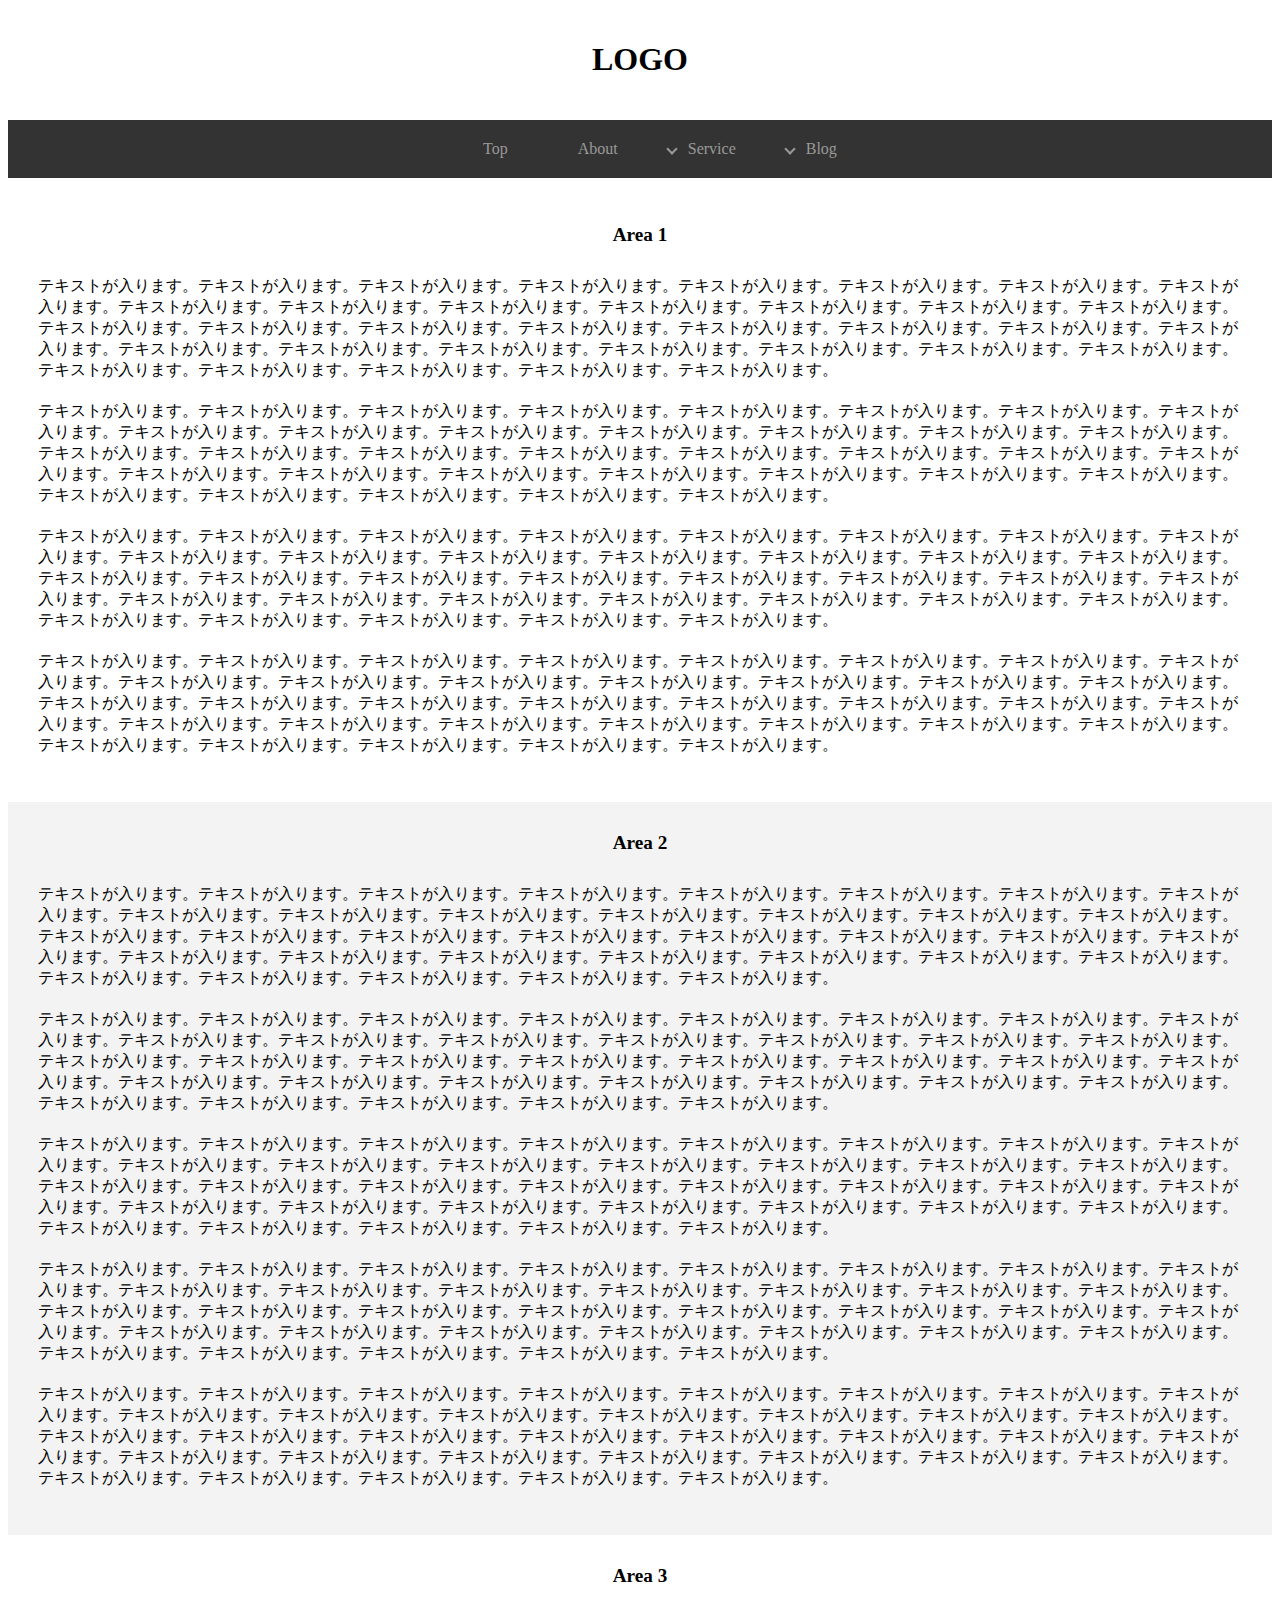
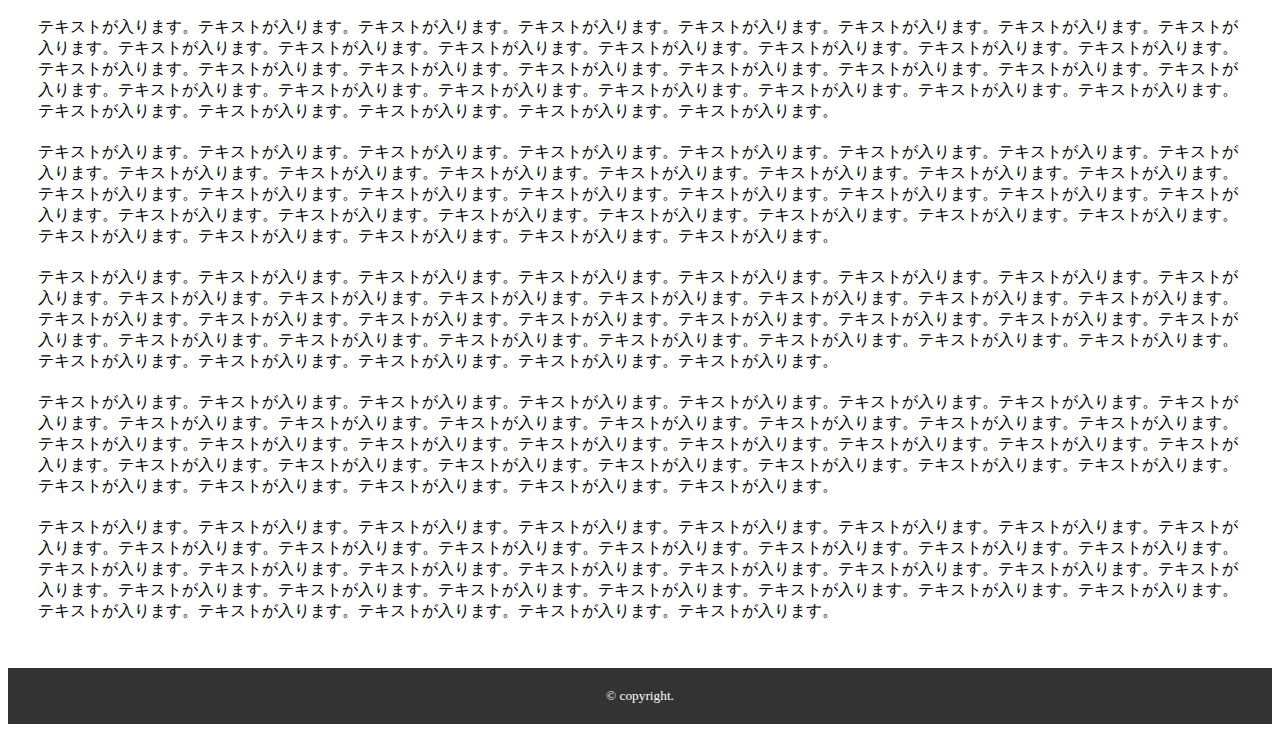
<file: dropdown_menu/index.html>
<!DOCTYPE html>
<html lang="ja">
<head>
  <meta charset="UTF-8">
  <meta name="viewport" content="width=device-width, initial-scale=1.0">
  <title>5-1-1 ドロップダウンメニュー（上）</title>
  <meta name="description" content="サンプルサイトです">
  <link rel="stylesheet" href="style.css">
</head>

<body>
  <header id="header">
    <h1>Logo</h1>

    <nav>
      <ul>
        <li><a href="#">Top</a></li>
        <li><a href="#">About</a></li>
        <li class="has-child"><a href="#">Service</a>
          <ul>
            <li><a href="#">Service Top</a></li>
            <li><a href="#">Service-1</a></li>
            <li class="has-child"><a href="#">Service-2</a>
              <ul>
                <li><a href="#">Service-2 Top</a></li>
                <li><a href="#">Service-2-1</a></li>
                <li><a href="#">Service-2-2</a></li>
                <li><a href="#">Service-2-3</a></li>
                <li><a href="#">Service-2-4</a></li>
              </ul>
            </li>
            <li><a href="#">Service-3</a></li>
          </ul>
        </li>
        <li class="has-child"><a href="#">Blog</a>
          <ul>
            <li><a href="#">Blog Top</a></li>
            <li><a href="#">Blog-1</a></li>
            <li><a href="#">Blog-2</a></li>
            <li><a href="#">Blog-3</a></li>
            <li><a href="#">Blog-4</a></li>
          </ul>
        </li>
      </ul>
    </nav>
  </header>  

  <main>
    <section id="area-1">
      <h2>Area 1</h2>
      <p>テキストが入ります。テキストが入ります。テキストが入ります。テキストが入ります。テキストが入ります。テキストが入ります。テキストが入ります。テキストが入ります。テキストが入ります。テキストが入ります。テキストが入ります。テキストが入ります。テキストが入ります。テキストが入ります。テキストが入ります。テキストが入ります。テキストが入ります。テキストが入ります。テキストが入ります。テキストが入ります。テキストが入ります。テキストが入ります。テキストが入ります。テキストが入ります。テキストが入ります。テキストが入ります。テキストが入ります。テキストが入ります。テキストが入ります。テキストが入ります。テキストが入ります。テキストが入ります。テキストが入ります。テキストが入ります。テキストが入ります。</p>
      <p>テキストが入ります。テキストが入ります。テキストが入ります。テキストが入ります。テキストが入ります。テキストが入ります。テキストが入ります。テキストが入ります。テキストが入ります。テキストが入ります。テキストが入ります。テキストが入ります。テキストが入ります。テキストが入ります。テキストが入ります。テキストが入ります。テキストが入ります。テキストが入ります。テキストが入ります。テキストが入ります。テキストが入ります。テキストが入ります。テキストが入ります。テキストが入ります。テキストが入ります。テキストが入ります。テキストが入ります。テキストが入ります。テキストが入ります。テキストが入ります。テキストが入ります。テキストが入ります。テキストが入ります。テキストが入ります。テキストが入ります。</p>
      <p>テキストが入ります。テキストが入ります。テキストが入ります。テキストが入ります。テキストが入ります。テキストが入ります。テキストが入ります。テキストが入ります。テキストが入ります。テキストが入ります。テキストが入ります。テキストが入ります。テキストが入ります。テキストが入ります。テキストが入ります。テキストが入ります。テキストが入ります。テキストが入ります。テキストが入ります。テキストが入ります。テキストが入ります。テキストが入ります。テキストが入ります。テキストが入ります。テキストが入ります。テキストが入ります。テキストが入ります。テキストが入ります。テキストが入ります。テキストが入ります。テキストが入ります。テキストが入ります。テキストが入ります。テキストが入ります。テキストが入ります。</p>
      <p>テキストが入ります。テキストが入ります。テキストが入ります。テキストが入ります。テキストが入ります。テキストが入ります。テキストが入ります。テキストが入ります。テキストが入ります。テキストが入ります。テキストが入ります。テキストが入ります。テキストが入ります。テキストが入ります。テキストが入ります。テキストが入ります。テキストが入ります。テキストが入ります。テキストが入ります。テキストが入ります。テキストが入ります。テキストが入ります。テキストが入ります。テキストが入ります。テキストが入ります。テキストが入ります。テキストが入ります。テキストが入ります。テキストが入ります。テキストが入ります。テキストが入ります。テキストが入ります。テキストが入ります。テキストが入ります。テキストが入ります。</p>
    </section>

    <section id="area-2">
      <h2>Area 2</h2>
      <p>テキストが入ります。テキストが入ります。テキストが入ります。テキストが入ります。テキストが入ります。テキストが入ります。テキストが入ります。テキストが入ります。テキストが入ります。テキストが入ります。テキストが入ります。テキストが入ります。テキストが入ります。テキストが入ります。テキストが入ります。テキストが入ります。テキストが入ります。テキストが入ります。テキストが入ります。テキストが入ります。テキストが入ります。テキストが入ります。テキストが入ります。テキストが入ります。テキストが入ります。テキストが入ります。テキストが入ります。テキストが入ります。テキストが入ります。テキストが入ります。テキストが入ります。テキストが入ります。テキストが入ります。テキストが入ります。テキストが入ります。</p>
      <p>テキストが入ります。テキストが入ります。テキストが入ります。テキストが入ります。テキストが入ります。テキストが入ります。テキストが入ります。テキストが入ります。テキストが入ります。テキストが入ります。テキストが入ります。テキストが入ります。テキストが入ります。テキストが入ります。テキストが入ります。テキストが入ります。テキストが入ります。テキストが入ります。テキストが入ります。テキストが入ります。テキストが入ります。テキストが入ります。テキストが入ります。テキストが入ります。テキストが入ります。テキストが入ります。テキストが入ります。テキストが入ります。テキストが入ります。テキストが入ります。テキストが入ります。テキストが入ります。テキストが入ります。テキストが入ります。テキストが入ります。</p>
      <p>テキストが入ります。テキストが入ります。テキストが入ります。テキストが入ります。テキストが入ります。テキストが入ります。テキストが入ります。テキストが入ります。テキストが入ります。テキストが入ります。テキストが入ります。テキストが入ります。テキストが入ります。テキストが入ります。テキストが入ります。テキストが入ります。テキストが入ります。テキストが入ります。テキストが入ります。テキストが入ります。テキストが入ります。テキストが入ります。テキストが入ります。テキストが入ります。テキストが入ります。テキストが入ります。テキストが入ります。テキストが入ります。テキストが入ります。テキストが入ります。テキストが入ります。テキストが入ります。テキストが入ります。テキストが入ります。テキストが入ります。</p>
      <p>テキストが入ります。テキストが入ります。テキストが入ります。テキストが入ります。テキストが入ります。テキストが入ります。テキストが入ります。テキストが入ります。テキストが入ります。テキストが入ります。テキストが入ります。テキストが入ります。テキストが入ります。テキストが入ります。テキストが入ります。テキストが入ります。テキストが入ります。テキストが入ります。テキストが入ります。テキストが入ります。テキストが入ります。テキストが入ります。テキストが入ります。テキストが入ります。テキストが入ります。テキストが入ります。テキストが入ります。テキストが入ります。テキストが入ります。テキストが入ります。テキストが入ります。テキストが入ります。テキストが入ります。テキストが入ります。テキストが入ります。</p>
      <p>テキストが入ります。テキストが入ります。テキストが入ります。テキストが入ります。テキストが入ります。テキストが入ります。テキストが入ります。テキストが入ります。テキストが入ります。テキストが入ります。テキストが入ります。テキストが入ります。テキストが入ります。テキストが入ります。テキストが入ります。テキストが入ります。テキストが入ります。テキストが入ります。テキストが入ります。テキストが入ります。テキストが入ります。テキストが入ります。テキストが入ります。テキストが入ります。テキストが入ります。テキストが入ります。テキストが入ります。テキストが入ります。テキストが入ります。テキストが入ります。テキストが入ります。テキストが入ります。テキストが入ります。テキストが入ります。テキストが入ります。</p>
    </section>

    <section id="area-3">
      <h2>Area 3</h2>
      <p>テキストが入ります。テキストが入ります。テキストが入ります。テキストが入ります。テキストが入ります。テキストが入ります。テキストが入ります。テキストが入ります。テキストが入ります。テキストが入ります。テキストが入ります。テキストが入ります。テキストが入ります。テキストが入ります。テキストが入ります。テキストが入ります。テキストが入ります。テキストが入ります。テキストが入ります。テキストが入ります。テキストが入ります。テキストが入ります。テキストが入ります。テキストが入ります。テキストが入ります。テキストが入ります。テキストが入ります。テキストが入ります。テキストが入ります。テキストが入ります。テキストが入ります。テキストが入ります。テキストが入ります。テキストが入ります。テキストが入ります。</p>
      <p>テキストが入ります。テキストが入ります。テキストが入ります。テキストが入ります。テキストが入ります。テキストが入ります。テキストが入ります。テキストが入ります。テキストが入ります。テキストが入ります。テキストが入ります。テキストが入ります。テキストが入ります。テキストが入ります。テキストが入ります。テキストが入ります。テキストが入ります。テキストが入ります。テキストが入ります。テキストが入ります。テキストが入ります。テキストが入ります。テキストが入ります。テキストが入ります。テキストが入ります。テキストが入ります。テキストが入ります。テキストが入ります。テキストが入ります。テキストが入ります。テキストが入ります。テキストが入ります。テキストが入ります。テキストが入ります。テキストが入ります。</p>
      <p>テキストが入ります。テキストが入ります。テキストが入ります。テキストが入ります。テキストが入ります。テキストが入ります。テキストが入ります。テキストが入ります。テキストが入ります。テキストが入ります。テキストが入ります。テキストが入ります。テキストが入ります。テキストが入ります。テキストが入ります。テキストが入ります。テキストが入ります。テキストが入ります。テキストが入ります。テキストが入ります。テキストが入ります。テキストが入ります。テキストが入ります。テキストが入ります。テキストが入ります。テキストが入ります。テキストが入ります。テキストが入ります。テキストが入ります。テキストが入ります。テキストが入ります。テキストが入ります。テキストが入ります。テキストが入ります。テキストが入ります。</p>
      <p>テキストが入ります。テキストが入ります。テキストが入ります。テキストが入ります。テキストが入ります。テキストが入ります。テキストが入ります。テキストが入ります。テキストが入ります。テキストが入ります。テキストが入ります。テキストが入ります。テキストが入ります。テキストが入ります。テキストが入ります。テキストが入ります。テキストが入ります。テキストが入ります。テキストが入ります。テキストが入ります。テキストが入ります。テキストが入ります。テキストが入ります。テキストが入ります。テキストが入ります。テキストが入ります。テキストが入ります。テキストが入ります。テキストが入ります。テキストが入ります。テキストが入ります。テキストが入ります。テキストが入ります。テキストが入ります。テキストが入ります。</p>
      <p>テキストが入ります。テキストが入ります。テキストが入ります。テキストが入ります。テキストが入ります。テキストが入ります。テキストが入ります。テキストが入ります。テキストが入ります。テキストが入ります。テキストが入ります。テキストが入ります。テキストが入ります。テキストが入ります。テキストが入ります。テキストが入ります。テキストが入ります。テキストが入ります。テキストが入ります。テキストが入ります。テキストが入ります。テキストが入ります。テキストが入ります。テキストが入ります。テキストが入ります。テキストが入ります。テキストが入ります。テキストが入ります。テキストが入ります。テキストが入ります。テキストが入ります。テキストが入ります。テキストが入ります。テキストが入ります。テキストが入ります。</p>
    </section>
  </main>

  <footer id="footer">
    <small>&copy; copyright.</small>
  </footer>

  <script src="https://code.jquery.com/jquery-3.7.1.min.js" integrity="sha256-/JqT3SQfawRcv/BIHPThkBvs0OEvtFFmqPF/lYI/Cxo=" crossorigin="anonymous"></script>
  <script src="script.js"></script>
</body>
</html>
</file>
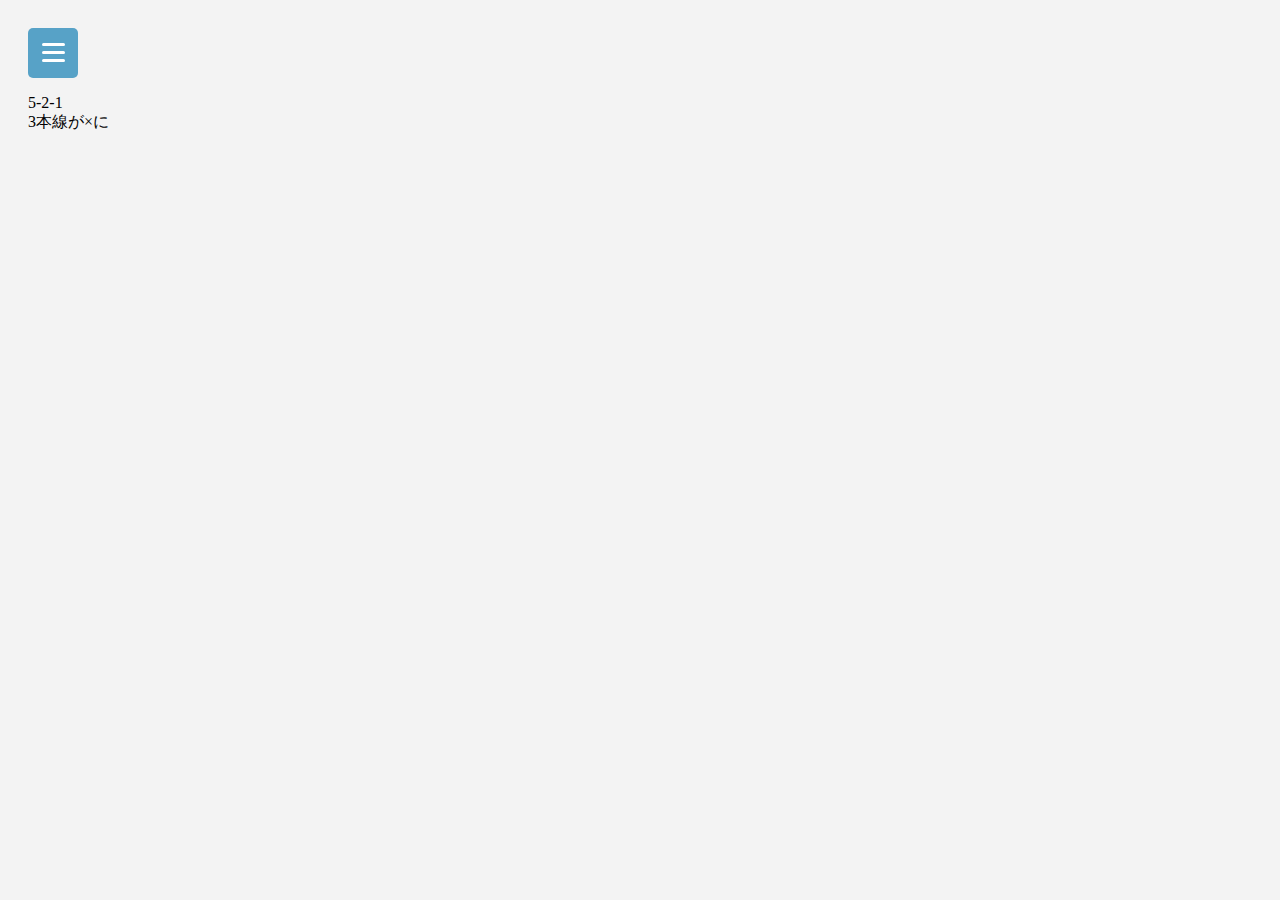
<file: hamburger_menu/index.html>
<!DOCTYPE html>
<html lang="ja">
<head>
  <meta charset="UTF-8">
  <meta name="viewport" content="width=device-width, initial-scale=1.0">
  <title>5-2-1 3本線が×に</title>
  <meta name="description" content="書籍「動くwebデザインアイディア帳」のサンプル">
  <link rel="stylesheet" href="style.css">
</head>

<body>
  <div class="openbtn"><span></span><span></span><span></span></div>
  <p class="lead">5-2-1<br>3本線が×に</p>
  
  <script src="https://code.jquery.com/jquery-3.7.1.min.js" integrity="sha256-/JqT3SQfawRcv/BIHPThkBvs0OEvtFFmqPF/lYI/Cxo=" crossorigin="anonymous"></script>
  <script src="script.js"></script>
</body>
</html>
</file>
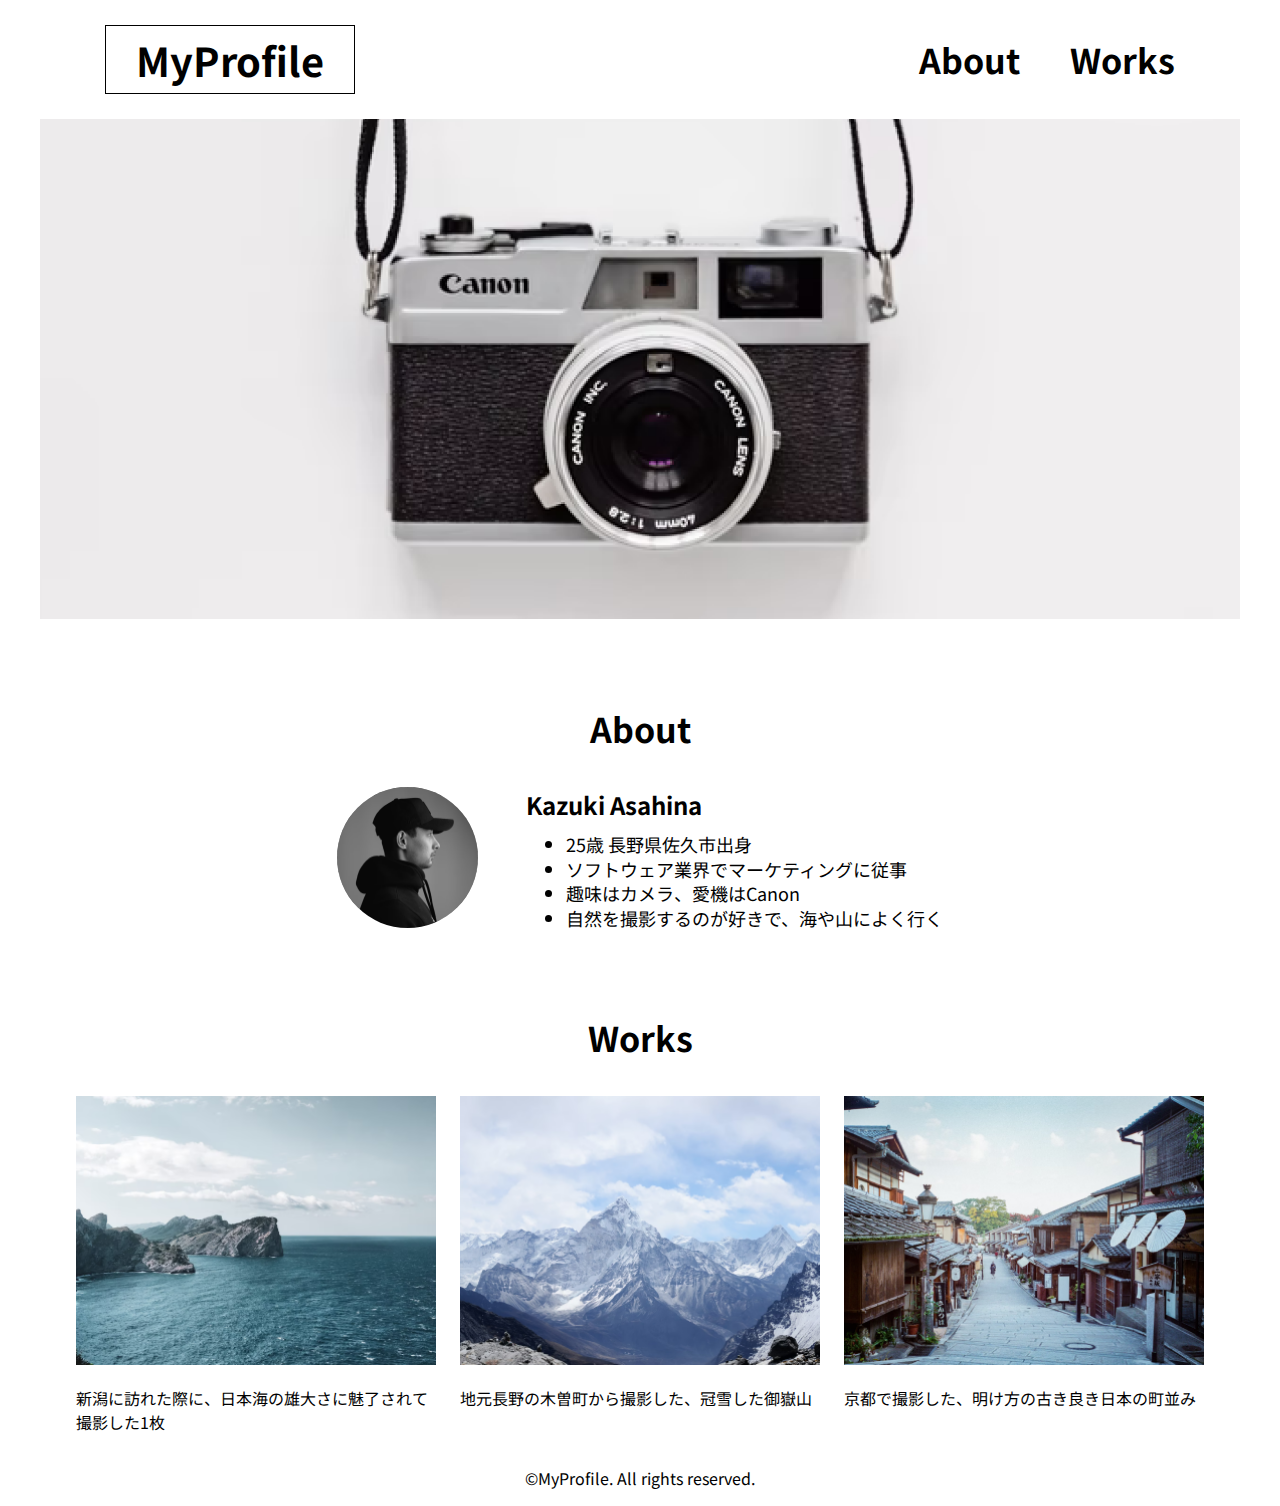
<file: profile/index.html>
<!DOCTYPE html>
<html lang="ja">
<head>
  <meta name="description" content="テキストテキスト">
  <meta charset="UTF-8">
  <meta name="viewport" content="width=device-width, initial-scale=1.0">
  <title>Kazuki Asahina</title>
  <link rel="stylesheet" href="style.css">
  <link rel="preconnect" href="https://fonts.googleapis.com">
  <link rel="preconnect" href="https://fonts.gstatic.com" crossorigin>
  <link href="https://fonts.googleapis.com/css2?family=Noto+Sans+JP&display=swap" rel="stylesheet">
</head>

<body>
  <header>
    <h3>MyProfile</h3>
    <nav id="nav-flex">
      <a href="index.html#about">About</a>
      <a href="index.html#works">Works</a>
    </nav>
  </header>
  
  <main>
    <article>
      <!-- メインビジュアル -->
      <div id="main-visual">
        <img src="images/main.png" alt="メインビジュアル">
      </div>

      <!-- 自己紹介 -->
      <div id="about">
        <h3>About</h3>
        <div id="about-flex">
          <div class="about-photo">
            <img class="about-photo" src="images/about.png" alt="プロフィール画像">
          </div>

          <div id="about-contents">
            <p>Kazuki Asahina</p>
            <ul class="ul-text">
              <li>25歳 長野県佐久市出身</li>
              <li>ソフトウェア業界でマーケティングに従事</li>
              <li>趣味はカメラ、愛機はCanon</li>
              <li>自然を撮影するのが好きで、海や山によく行く</li>
            </ul>
          </div>
        </div>
      </div>

      <!-- 作品 -->
      <div id="works">
        <h3>Works</h3>
        <div id="works-flex">
          <div>
            <img class="works-photo" src="images/works1.png" alt="新潟で見る日本海">
            <p class="works-text">
              新潟に訪れた際に、日本海の雄大さに魅了されて撮影した1枚
            </p>
          </div>

          <div>
            <img class="works-photo" src="images/works2.png" alt="冠雪した御嶽山">
            <p class="works-text">
              地元長野の木曽町から撮影した、冠雪した御嶽山
            </p>
          </div>

          <div>
            <img class="works-photo" src="images/works3.png" alt="京都の町並み">
            <p class="works-text">
              京都で撮影した、明け方の古き良き日本の町並み
            </p>
          </div>
        </div>
      </div>
    </article>
  </main>

  <footer>
    <p>&copy;MyProfile. All rights reserved.</p>
  </footer>
</body>
</html>
</file>
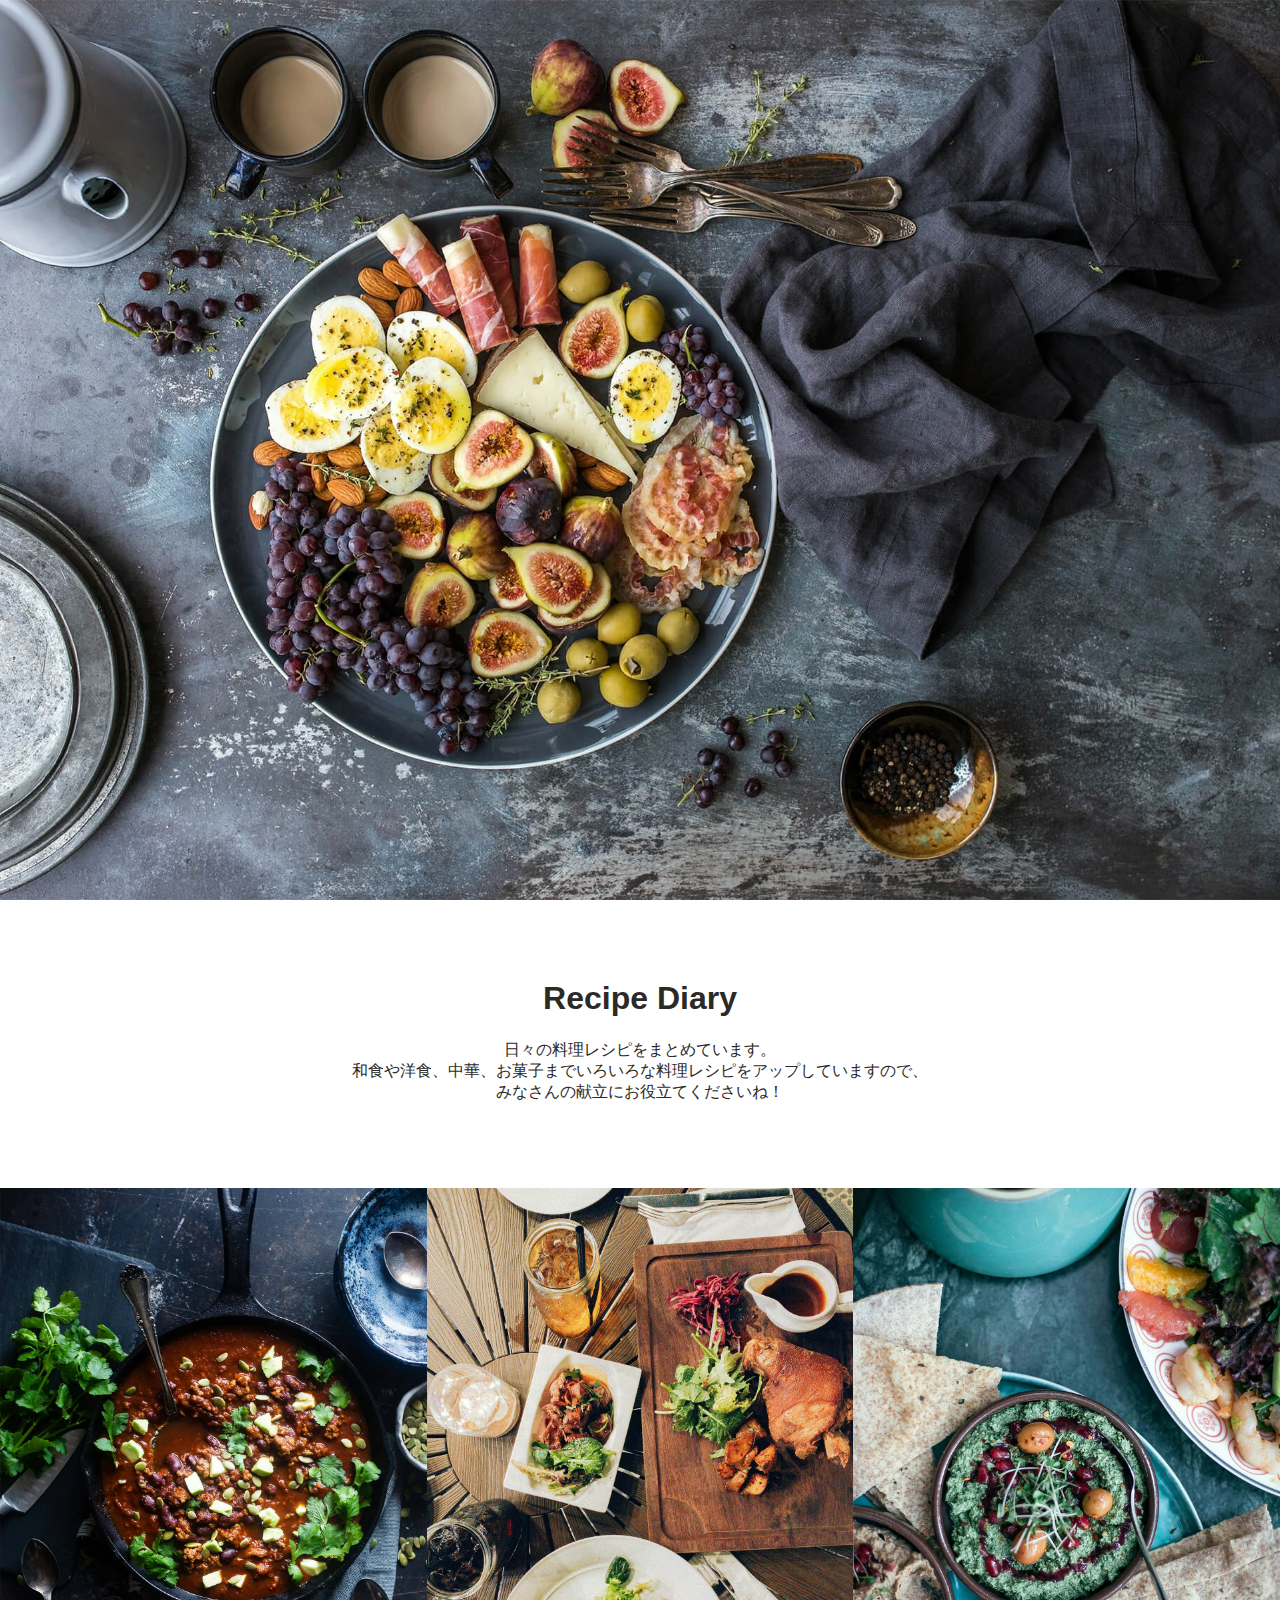
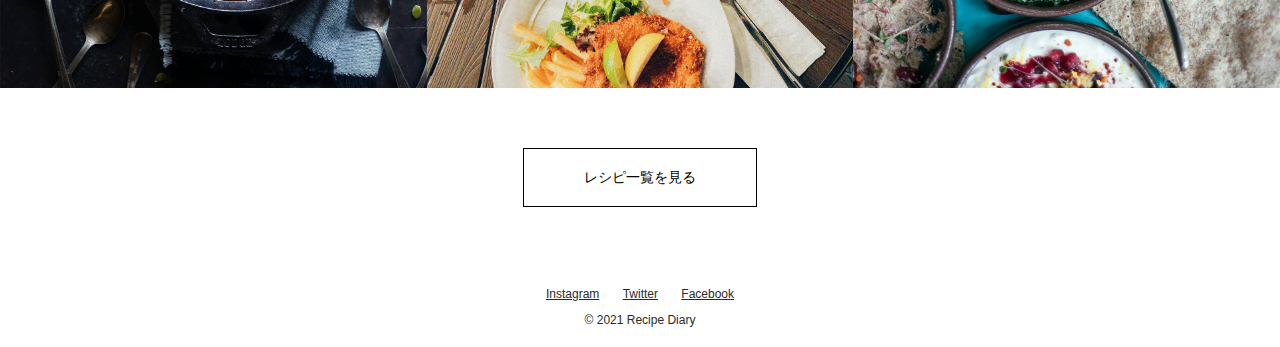
<file: recipe_diary/index.html>
<!DOCTYPE html>
<html lang="ja">
<head>
  <meta charset="UTF-8">
  <meta name="viewport" content="width=device-width, initial-scale=1.0">
  <title>Recipe Diary</title>
  <link rel="icon" href="img/favicon.ico">
  <link rel="stylesheet" href="style.css">
</head>

<body>
  <header>
    <div>
      <img id="mainvisual" src="img/mainvisual.jpg" alt="果物と卵が乗ったお皿">
    </div>
  </header>

  <main>
    <div id="recipe_diary">
      <h2>Recipe Diary</h2>
      <p>日々の料理レシピをまとめています。<br>
      和食や洋食、中華、お菓子までいろいろな料理レシピをアップしていますので、<br>
      みなさんの献立にお役立てくださいね！
      </p>
    </div>
    
    <div>
      <div id="photos">
        <img class="photo" src="img/recipe1.jpg" alt="チリビーンズ">
        <img class="photo" src="img/recipe2.jpg" alt="チキンステーキ">
        <img class="photo" src="img/recipe3.jpg" alt="トルティーヤとサラダ">
      </div>
      <div id="recipe_link">
        <a href="#######">レシピ一覧を見る</a>
      </div>
    </div>
  </main>

  <footer>
    <div>
      <a href="#########">Instagram</a>
      <a href="##########">Twitter</a>
      <a href="###########">Facebook</a>
    </div>
    <p>&copy; 2021 Recipe Diary</p>
  </footer>
</body>
</html>
</file>
<file: dropdown_menu/style.css>
@charset "utf-8";

/* ナビゲーション全体 */
nav {
  background-color: #333;
  color: #fff;
  text-align: center;
}
/* ナビゲーションを横並びに */
nav ul {
  list-style: none;/*ポッチを消す*/
  display: flex;
  justify-content: center;
}
/* 2階層以降は横並びにしない */
nav ul ul {
  display: block;
}
/* 下の改装のulや矢印の基点にするためidにrelativeを指定 */
nav ul li {
  position: relative;
}

/* リンクの設定 */
nav ul li a {
  display: block;
  text-decoration: none;
  color: #999;
  padding: 20px 35px;
  transition: all .3s;
}
nav ul li li a {
  padding: 10px 35px;
}
nav ul li a:hover {
  color: #fff;
}

/* 矢印の設定 */
/* 2階層目を持つliの矢印 */
nav ul li.has-child::before {
  content: '';
  position: absolute;
  left: 15px;
  top: 25px;
  width: 6px;
  height: 6px;
  border-top: 2px solid #999;
  border-right: 2px solid #999;
  transform: rotate(135deg);
}
/* 3階層目を持つliの矢印 */
nav ul ul li.has-child::before {
  content: '';
  position: absolute;
  left: 6px;
  top: 17px;
  width: 6px;
  height: 6px;
  border-top: 2px solid #fff;
  border-right: 2px solid #fff;
  transform: rotate(45deg);
}

/* 2・3階層の共通設定 */
/* 下の階層を持っているulの指定 */
nav li.has-child ul {
  /* 絶対位置で指定*/
  position: absolute;
  left: 0;
  top: 62px;
  z-index: 4;
  /* 形状を指定 */
  background-color: #28BFE7;
  width: 180px;
  /* はじめは非表示 */
  visibility: hidden;
  opacity: 0;
  /* アニメーション設定 */
  transition: all .3s;
}

/* hoverしたら表示 */
nav li.has-child:hover > ul,
nav li.has-child ul li:hover > ul,
nav li.has-child:active > ul,
nav li.has-child ul li:active > ul {
  visibility: visible;
  opacity: 1;
}

/* ナビゲーションaタグの形状 */
nav li.has-child ul li a {
  color: #fff;
  border-bottom: solid 1px rgba(255, 255, 255, 0.6);
}
nav li.has-child ul li:last-child > a {
  border-bottom: none;
}
nav li.has-child ul li a:hover,
nav li.has-child ul li a:active {
  background-color: #3577ca;
}

/* 3層目 */
/* 3層目の位置 */
nav li.has-child ul ul {
  top: 0;
  left: 182px;
  background-color: #66adf5;
}
nav li.has-child ul ul li a:hover,
nav li.has-child ul ul li a:active {
  background-color: #448ed3;
}

/* 768px以下 */
@media screen and (max-width:768px) {
  nav {
    padding: 0;
  }

  nav ul {
    display: block;
  }

  nav li.has-child ul,
  nav li.has-child ul ul {
    position: relative;
    left: 0;
    top: 0;
    width: 100%;
    visibility: visible;/*JSで制御するためいったん表示*/
    opacity: 1;/*JSで制御するため一旦表示*/
    display: none;/*JSのslideToggleで表示させるため非表示に*/
    transition: none;/*JSで制御するためCSSのアニメーションを切る*/
  }

  nav ul li a {
    border-bottom: 1px solid #ccc;
  }

  /* 矢印の位置と向き */
  nav ul li.has-child::before {
    left: 20px;
  }
  nav ul ul li.has-child::before {
    transform: rotate(135deg);
    left: 20px;
  }
  nav ul li.has-child.active::before {
    transform: rotate(-45deg);
  }
}

  /*========= レイアウトのためのCSS ===============*/

h1{
  font-size:2rem;
  text-align: center;
  text-transform: uppercase;
  padding: 20px;
}

h2{
  font-size:1.2rem;
  text-align: center;
  margin: 0 0 30px 0;
}

p{
  margin-top:20px;  
}

small{
  background:#333;
  color:#fff;
  display: block;
  text-align: center;
  padding:20px;
}


section{
  padding:30px;
}

section:nth-child(2n){
  background:#f3f3f3; 
}
</file>
<file: hamburger_menu/style.css>
@charset "utf-8";

.openbtn {
  position: relative;
  background-color: #57a2c7;
  cursor: pointer;
  width: 50px;
  height: 50px;
  border-radius: 5px;
}

/* ボタンの線 */
.openbtn span {
  display: inline-block;
  transition: all .4s;
  position: absolute;
    left: 14px;
  height: 3px;
  border-radius: 2px;
  background-color: #fff;
  width: 45%;
}

/* 線の位置 */
.openbtn span:nth-of-type(1) {
  top: 15px;
}
.openbtn span:nth-of-type(2) {
  top: 23px;
}
.openbtn span:nth-of-type(3) {
  top: 31px;
}

/* activeクラスが付与されると線が回転して×に */
.openbtn.active span:nth-of-type(1) {
  top: 18px;
  left: 18px;
  transform: translateY(6px) rotate(-45deg);
  width: 30%;
}
.openbtn.active span:nth-of-type(2) {
  opacity: 0;
}
.openbtn.active span:nth-of-type(3) {
  top: 30px;
  left: 18px;
  transform: translateY(-6px) rotate(45deg);
  width: 30%;
}

/* レイアウト */
body {
  background-color: #f3f3f3;
  padding: 20px;
}
</file>
<file: profile/style.css>
/* 基本設定 */
html {
  font-size: 16px;
}
body {
  max-width: 1200px;
  margin: 0 auto;
  font-family: 'Noto Sans JP', sans-serif;
}

/* ヘッダー */
header {
  margin: 20px auto 0 auto;
  width: 90%;
  display: flex;
    justify-content: space-between;
    flex-wrap: wrap;
  font-size: 34px;
  font-weight: bold;
}
header > h3 {
  border: 1px solid #000000;
  margin: 5px 1rem 5px 5px;
  padding: 5px 30px;
}
nav {
  width: 16rem;
  margin-left: 5px;
  margin-right: 5px;
}
#nav-flex {
  display: flex;
    justify-content: space-between;
    align-items: center;
}
#nav-flex a {
  text-decoration: none;
}
#nav-flex a:link {
  color: #000000;
}
#nav-flex a:visited {
  color: #000000;
}
#nav-flex a:hover {
  cursor: pointer;
}

/* メインビジュアル */
#main-visual{
  margin-top: 20px;
}
#main-visual > img {
  width: 100%;
}

/* 自己紹介 */
#about > h3 {
  font-size: 34px;
  font-weight: bold;
  text-align: center;
  margin-top: 5rem;
}
#about-flex {
  display: flex;
     justify-content: center;
}
#about-flex > div {
  margin: 0 2%;
}
img.about-photo {
  width: 141px; 
  height: 141px;
  border-radius: 50%;
}
#about-flex > div > p {
  font-size: 24px;
  font-weight: bold;
  margin-top: 0;
  margin-bottom: 10px;
}
.ul-text {
  font-size: 18px;
  line-height: 24.52px;
  margin: 0;
}

/* 作品 */
#works > h3 {
  font-size: 34px;
  font-weight: bold;
  text-align: center;
  margin-top: 5rem;
}
#works-flex {
  display: flex;
     justify-content: center;
}
#works-flex > div {
  width: 30%;
  margin: 0 1%;
}
img.works-photo {
  width: 100%;
  max-width: 358px;
  max-width: 600px;
}
p.works-text {
  width: 100%;
}

/* フッター */
footer > p {
  text-align: center;
}

/* メディアクエリ */
@media screen and (max-width: 768px ) {
  #works-flex {
    /* display:flex ;は二重で指定しなくてもいい
    変更したいところだけ書けばいい */
    display: flex;
      flex-direction: column;
      justify-content: center;
  }
  #works-flex > div {
    width: 90%;
    max-width: 358px;
    margin: 0 auto;
  }
  img.works-photo {
    display: block;
    margin: 0 auto;
  }
  p.works-text {
    text-align: center;
    margin: 0 auto 30px auto;
  }
}
@media screen and (max-width: 412px) {
  #about-flex {
    display: flex;
      flex-direction: column;
      justify-content: center;
  }
  img.about-photo {
    display: block;
    margin: 0 auto;
  }
  #about-contents > p {
    text-align: center;
  }
}
</file>
<file: recipe_diary/style.css>
html {
  font-family: "Helvetica Neue", Arial, "Hiragino Sans", Meiryo, sans-serif;
  color: #2b2a27;
}

body {
  margin: 0;
}

header > div {
  width: 100%;
  height: 100vh;
}

#mainvisual {
  width: 100%;
  height: 100%;
  object-fit: cover;
}

#recipe_diary {
  margin: 80px auto 85px auto;
  text-align: center;
}

#recipe_diary > h2 {
  font-size: 32px;
  font-weight: bold;
  margin-bottom: 23px;
}

#recipe_diary > p {
  font-size: 16px;
}

#photos {
  width: 100%;
  display: flex;
  margin-bottom: 60px;
}

#photos > .photo {
  flex-grow: 1;
  width: auto;
  height: 500px;
  object-fit: cover; 
}

#recipe_link {
  text-align: center;
}

#recipe_link > a {
  font-size: 14px;
  color: #000;
  width: 232px;
  height: 57px;
  display: inline-block;
  border: 1px solid #000;
  line-height: 57px;
  text-decoration: none;
}

#recipe_link > a:visited {
  color: #2b2a27;
}

footer {
  margin-top: 80px;
  text-align: center;
  font-size: 12px;
}

footer > div > a {
  display: inline-block;
  margin: 0 10px;
  color: #2b2a27;
}

footer > div > a:visited {
  color: #2b2a27;
}

footer > p {
  margin-bottom: 20px;
}

/* スマホ用 */
@media screen and (max-width: 834px) {
  #photos {
    width: 100%;
    display: flex;
      flex-direction: column;
    margin-bottom: 60px;
  }
}
</file>
